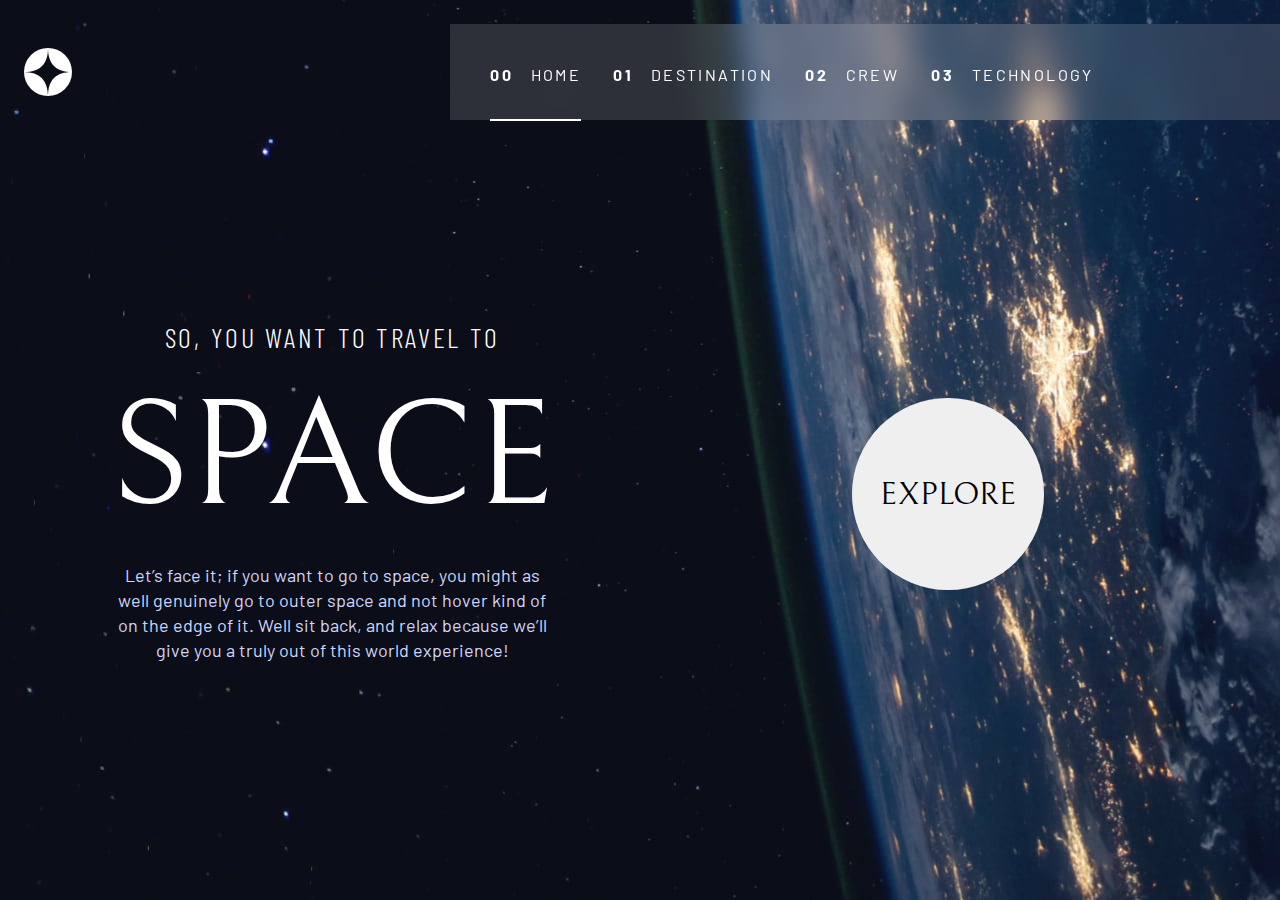
<file: index.html>
<!DOCTYPE html>
<html lang="en">
<head>
  <meta charset="UTF-8">
  <meta name="viewport" content="width=device-width, initial-scale=1.0">
  <link rel="icon" type="image/png" sizes="32x32" href=".\assets\rocket_launch_FILL0_wght400_GRAD0_opsz48.ico">

  <title>Home</title>
  <link rel="stylesheet" href="styleSheetMP.css">
  <link rel="preconnect" href="https://fonts.googleapis.com">
<link rel="preconnect" href="https://fonts.gstatic.com" crossorigin>
<link href="https://fonts.googleapis.com/css2?family=Barlow&family=Barlow+Condensed&family=Bellefair&display=swap" rel="stylesheet"> 
</head>
<body id="Home">
  <nav class="hiddenNav" id="apperednav">
  </nav>

  <header>
  </header>
<section>

  <div>
    <h5>SO, YOU WANT TO TRAVEL TO</h5>
    <h1>SPACE</h1>
    <p>Let’s face it; if you want to go to space, you might as well genuinely go to outer space and not hover kind of on the edge of it. Well sit back, and relax because we’ll give you a truly out of this world experience!</p>
  </div>  

  <button class="explore"><a href="Planets.html"> EXPLORE</a></button>

</section>






  <script src="javascript.js"></script>

</body>
</html>
</file>
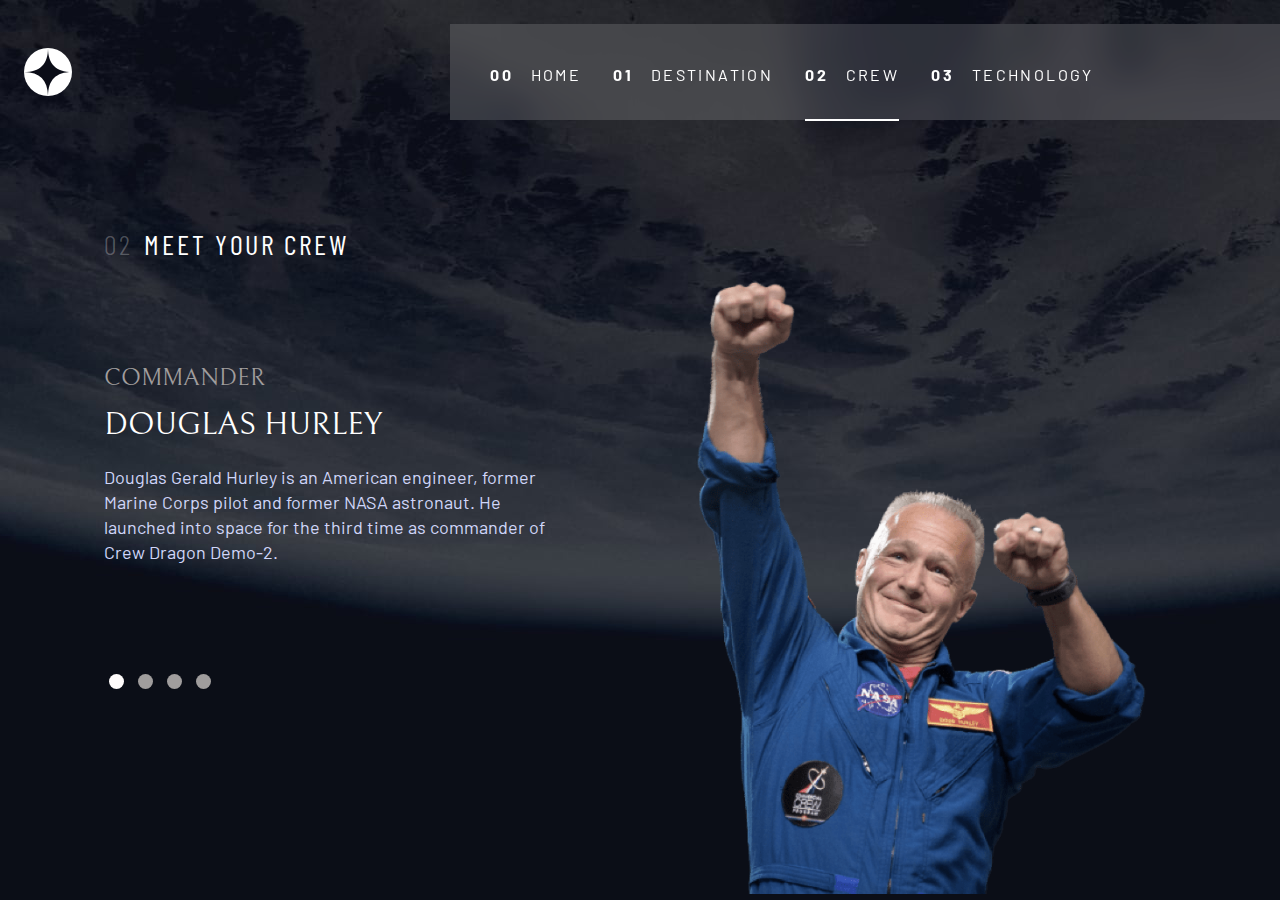
<file: crew.html>
<!DOCTYPE html>
<html lang="en">
<head>
  <meta charset="UTF-8">
  <meta name="viewport" content="width=device-width, initial-scale=1.0">
  <link rel="stylesheet" href="crewStyle.css">
  <link rel="preconnect" href="https://fonts.googleapis.com">
  <link rel="preconnect" href="https://fonts.gstatic.com" crossorigin>
  <link href="https://fonts.googleapis.com/css2?family=Barlow&family=Barlow+Condensed&family=Bellefair&display=swap" rel="stylesheet"> 
  <link rel="icon" type="image/png" sizes="32x32" href=".\assets\rocket_launch_FILL0_wght400_GRAD0_opsz48.ico">
  
  <title>Crew</title>
</head>
<body>
  <nav class="hiddenNav">
  </nav>
  
  <header></header>

<section>


  
    <h5><span>02</span>MEET YOUR CREW</h5>
    <div class="crewImage">
      <img class="crewImage crewPic" src="./assets/crew/image-douglas-hurley.png" alt="">
    </div>
    <div class="circles ">
      <div id="activeCircle" ></div>
      <div></div>
      <div></div>
      <div></div>
    </div>
  
  
  <div>
    <h3 class="crewRole">COMMANDER</h3>
    <h2 class="crewName">DOUGLAS HURLEY</h2>
    <p class="crewBio">
      Douglas Gerald Hurley is an American engineer,
      former Marine Corps pilot and former NASA astronaut.
      He launched into space for the third time as commander of Crew Dragon Demo-2.
    </p>
  </div>

</section>


  <script src="javascript.js"></script>

</body>
</html>
</file>
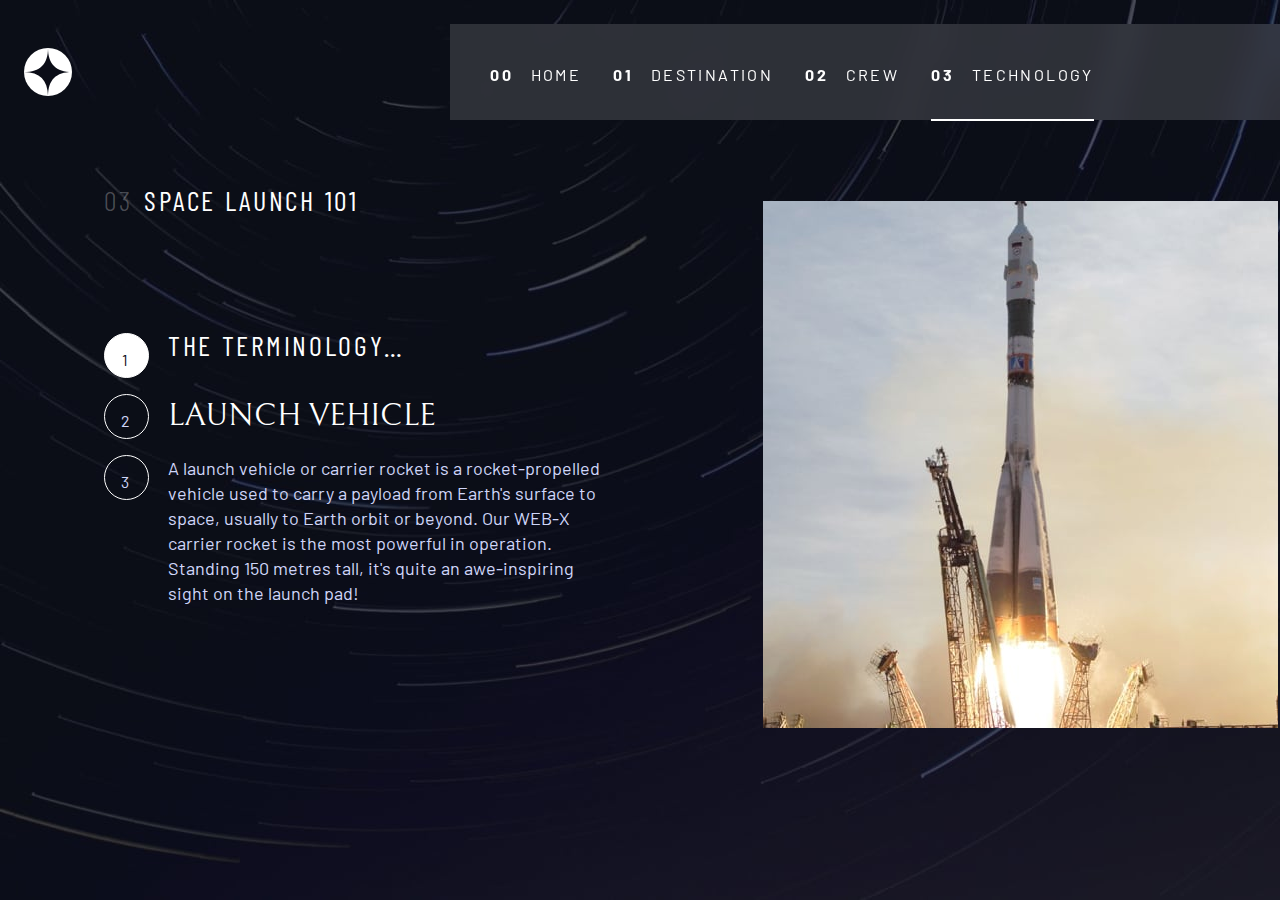
<file: technology.html>
<!DOCTYPE html>
<html lang="en">
<head>
    <meta charset="UTF-8">
    <meta http-equiv="X-UA-Compatible" content="IE=edge">
    <meta name="viewport" content="width=device-width, initial-scale=1.0">
    <title>Technology</title>
    <link rel="stylesheet" href="technology.css">
  <link rel="icon" type="image/png" sizes="32x32" href=".\assets\rocket_launch_FILL0_wght400_GRAD0_opsz48.ico">

  <link rel="preconnect" href="https://fonts.googleapis.com">
<link rel="preconnect" href="https://fonts.gstatic.com" crossorigin>
<link href="https://fonts.googleapis.com/css2?family=Barlow&family=Barlow+Condensed&family=Bellefair&display=swap" rel="stylesheet"> 

</head>
<body>
    <nav class="hiddenNav">
    </nav>

    <header>
    </header>

    <section>
        <h5><span >03</span>SPACE LAUNCH 101</h5>
        <img class="technologyImge" src="" alt="">
    
        
        <ul class="technologyCount">
            <li class="activeCount">1</li>
            <li>2</li>
            <li>3</li>
        </ul>
    
    
        <div class="Bio">
            <h5>THE TERMINOLOGY…</h5>
            <h2 class="technologyName">LAUNCH VEHICLE</h2>
            <p class="technologyBio">
                A launch vehicle or carrier rocket is a rocket-propelled vehicle used 
                to carry a payload from Earth's surface to space,
                usually to Earth orbit or beyond. Our WEB-X carrier rocket is
                the most powerful in operation. Standing 150 metres tall,
                it's quite an awe-inspiring sight on the launch pad!
            </p>
        </div>
    </section>
    


    <script src="javascript.js"></script>

</body>
</html>
</file>
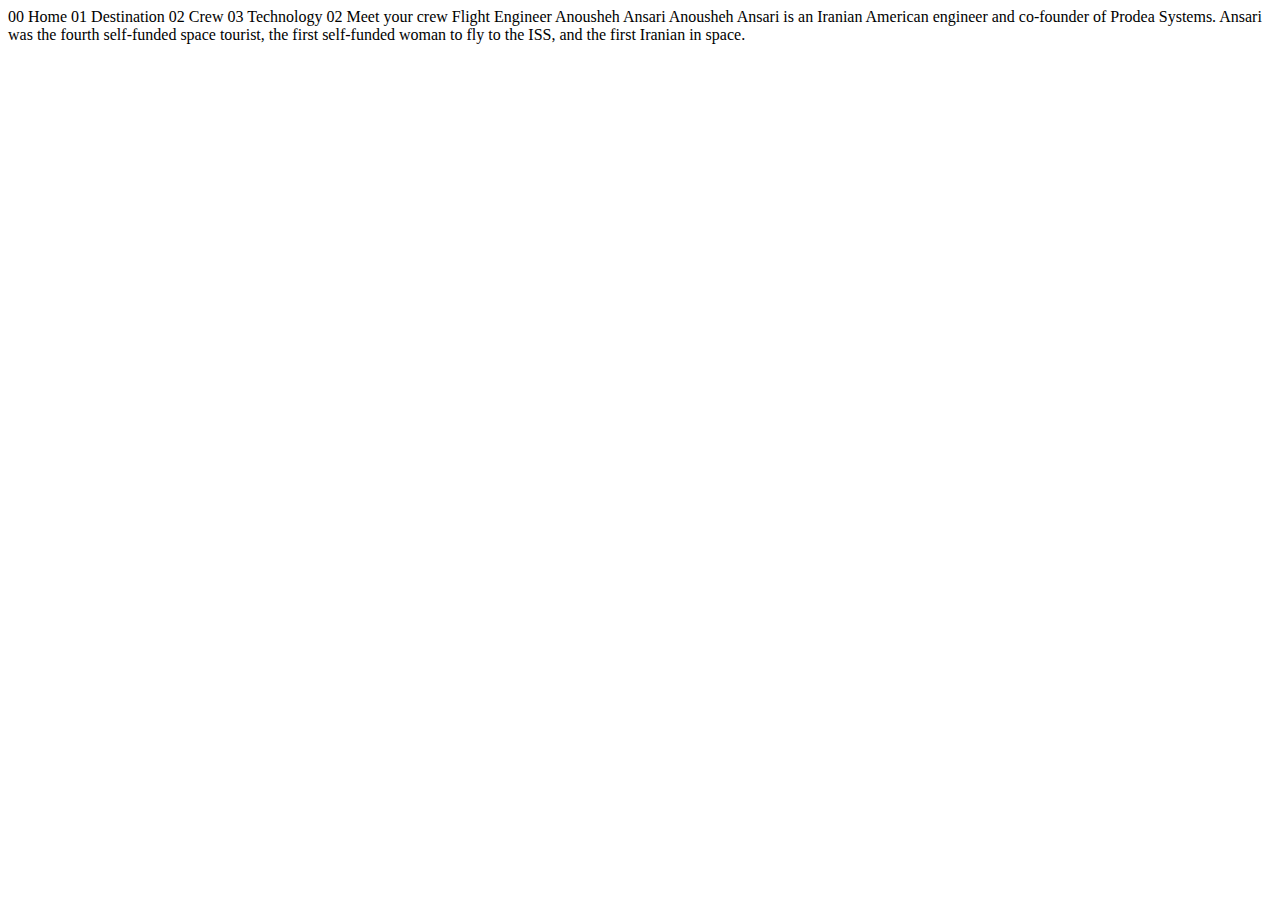
<file: New folder/crew-engineer.html>
<!DOCTYPE html>
<html lang="en">
<head>
  <meta charset="UTF-8">
  <meta name="viewport" content="width=device-width, initial-scale=1.0">

  <link rel="icon" type="image/png" sizes="32x32" href="./assets/favicon-32x32.png">
  
  <title>Frontend Mentor | Space tourism website</title>
</head>
<body>

  00 Home
  01 Destination
  02 Crew
  03 Technology

  02 Meet your crew

  Flight Engineer
  Anousheh Ansari

  Anousheh Ansari is an Iranian American engineer and co-founder of Prodea Systems. 
  Ansari was the fourth self-funded space tourist, the first self-funded woman to 
  fly to the ISS, and the first Iranian in space. 
</body>
</html>
</file>
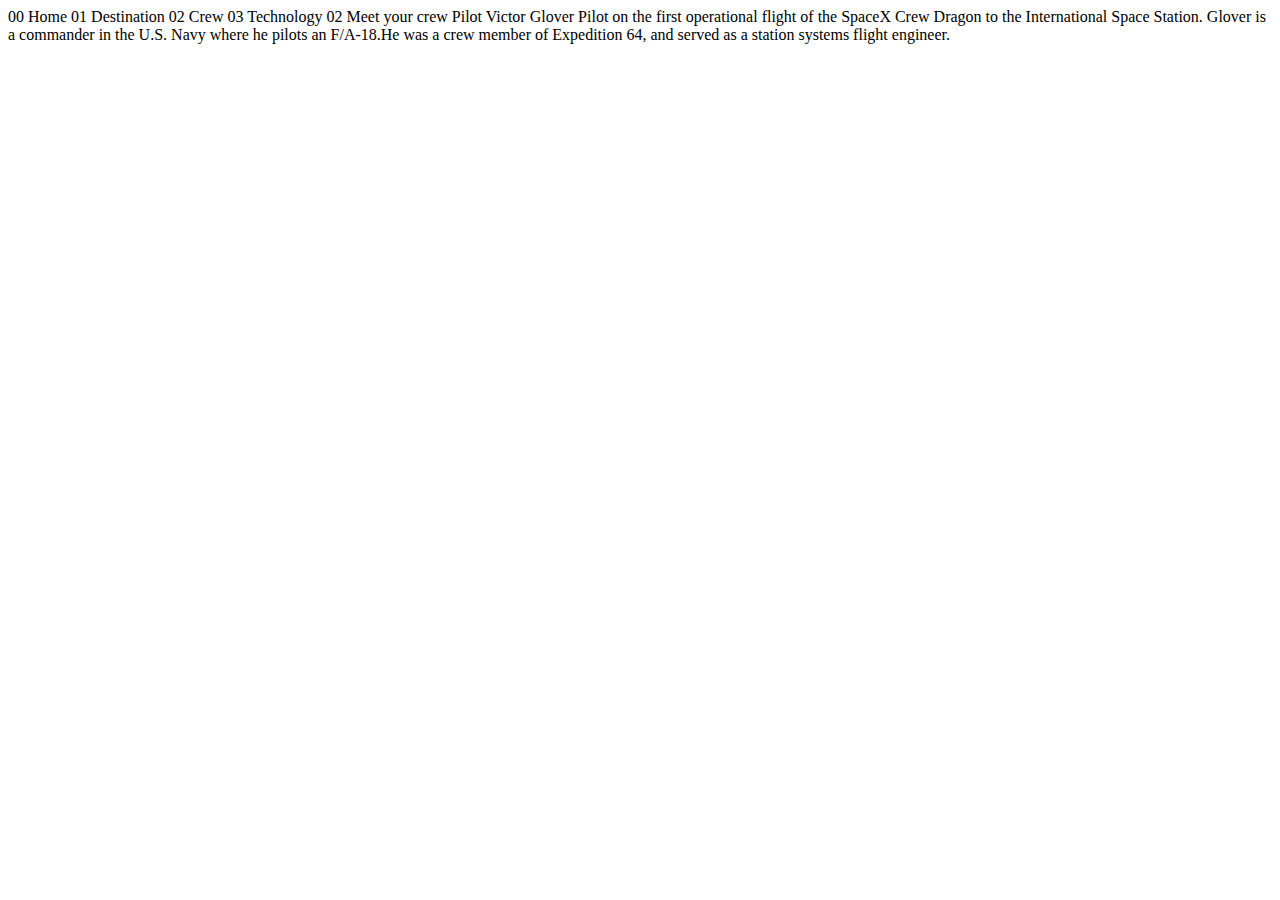
<file: New folder/crew-pilot.html>
<!DOCTYPE html>
<html lang="en">
<head>
  <meta charset="UTF-8">
  <meta name="viewport" content="width=device-width, initial-scale=1.0">

  <link rel="icon" type="image/png" sizes="32x32" href="./assets/favicon-32x32.png">
  
  <title>Frontend Mentor | Space tourism website</title>
</head>
<body>

  00 Home
  01 Destination
  02 Crew
  03 Technology

  02 Meet your crew

  Pilot
  Victor Glover

  Pilot on the first operational flight of the SpaceX Crew Dragon to the 
  International Space Station. Glover is a commander in the U.S. Navy where 
  he pilots an F/A-18.He was a crew member of Expedition 64, and served as a 
  station systems flight engineer. 
</body>
</html>
</file>
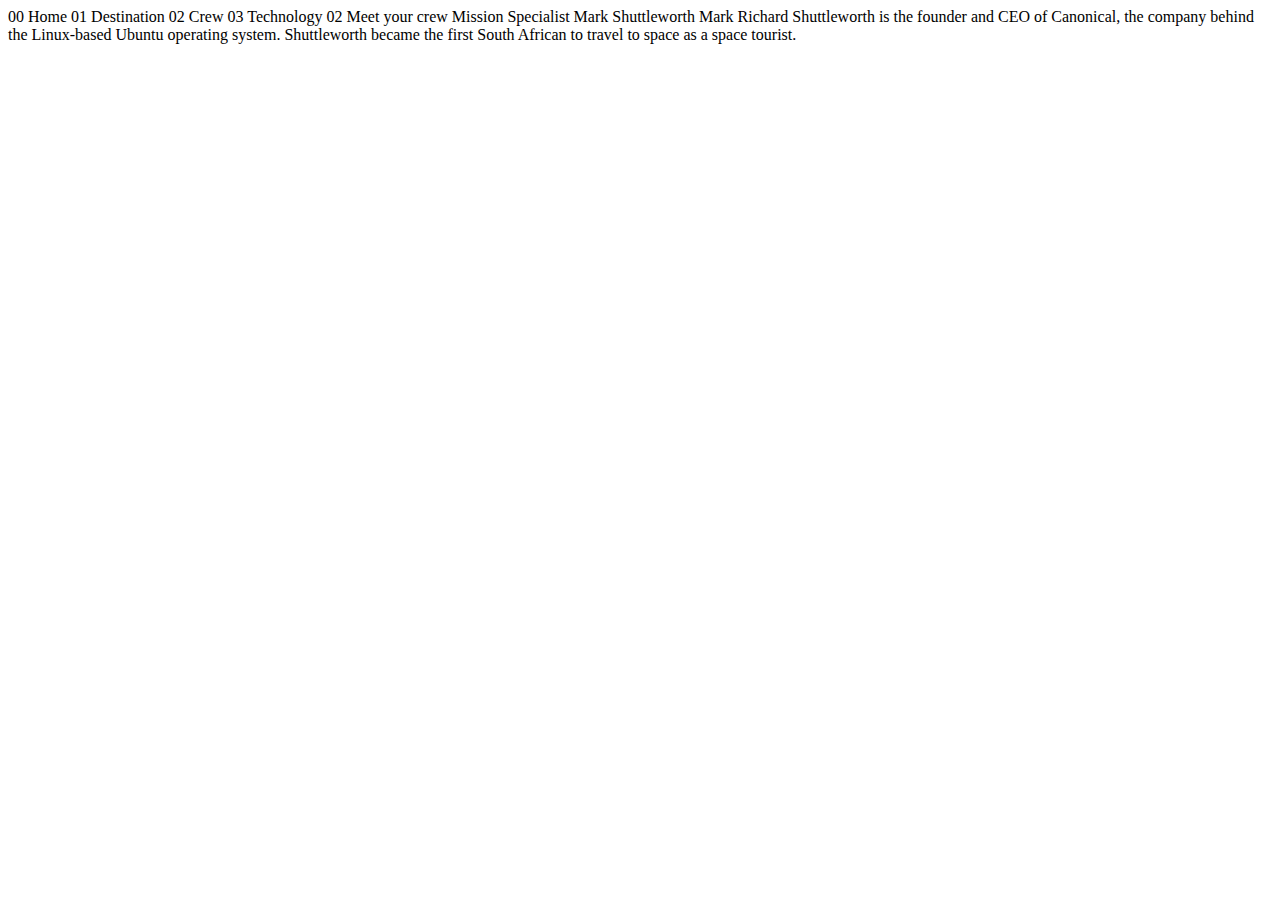
<file: New folder/crew-specialist.html>
<!DOCTYPE html>
<html lang="en">
<head>
  <meta charset="UTF-8">
  <meta name="viewport" content="width=device-width, initial-scale=1.0">

  <link rel="icon" type="image/png" sizes="32x32" href="./assets/favicon-32x32.png">
  
  <title>Frontend Mentor | Space tourism website</title>
</head>
<body>

  00 Home
  01 Destination
  02 Crew
  03 Technology

  02 Meet your crew

  Mission Specialist
  Mark Shuttleworth

  Mark Richard Shuttleworth is the founder and CEO of Canonical, the company behind 
  the Linux-based Ubuntu operating system. Shuttleworth became the first South 
  African to travel to space as a space tourist.
</body>
</html>
</file>
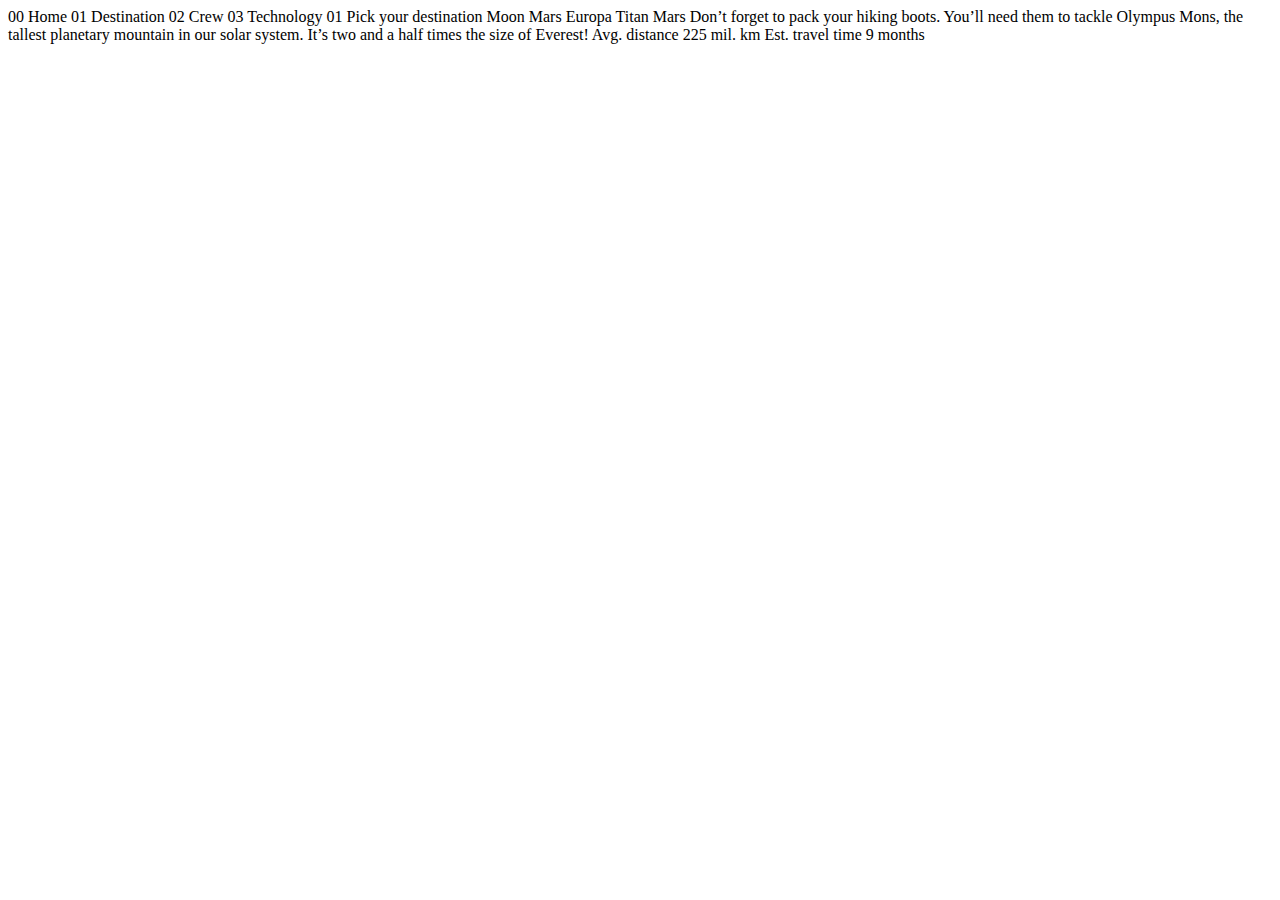
<file: New folder/destination-mars.html>
<!DOCTYPE html>
<html lang="en">
<head>
  <meta charset="UTF-8">
  <meta name="viewport" content="width=device-width, initial-scale=1.0">

  <link rel="icon" type="image/png" sizes="32x32" href="./assets/favicon-32x32.png">
  
  <title>Frontend Mentor | Space tourism website</title>
</head>
<body>

  00 Home
  01 Destination
  02 Crew
  03 Technology

  01 Pick your destination

  Moon
  Mars
  Europa
  Titan

  Mars

  Don’t forget to pack your hiking boots. You’ll need them to tackle Olympus Mons, 
  the tallest planetary mountain in our solar system. It’s two and a half times 
  the size of Everest!

  Avg. distance
  225 mil. km

  Est. travel time
  9 months
</body>
</html>
</file>
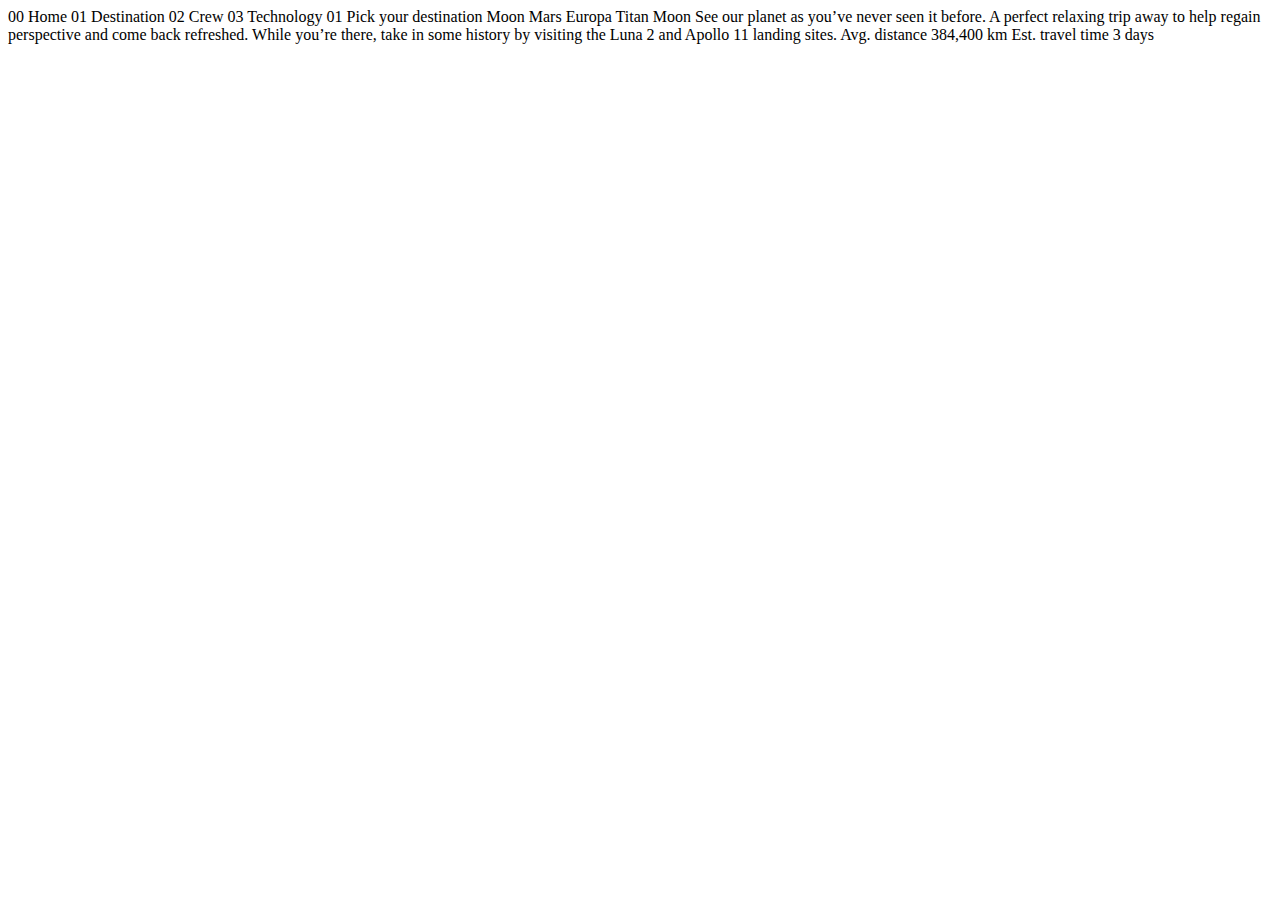
<file: New folder/destination-moon.html>
<!DOCTYPE html>
<html lang="en">
<head>
  <meta charset="UTF-8">
  <meta name="viewport" content="width=device-width, initial-scale=1.0">

  <link rel="icon" type="image/png" sizes="32x32" href="./assets/favicon-32x32.png">
  
  <title>Frontend Mentor | Space tourism website</title>
</head>
<body>

  00 Home
  01 Destination
  02 Crew
  03 Technology

  01 Pick your destination

  Moon
  Mars
  Europa
  Titan

  Moon

  See our planet as you’ve never seen it before. A perfect relaxing trip away to help 
  regain perspective and come back refreshed. While you’re there, take in some history 
  by visiting the Luna 2 and Apollo 11 landing sites.

  Avg. distance
  384,400 km

  Est. travel time
  3 days
</body>
</html>
</file>
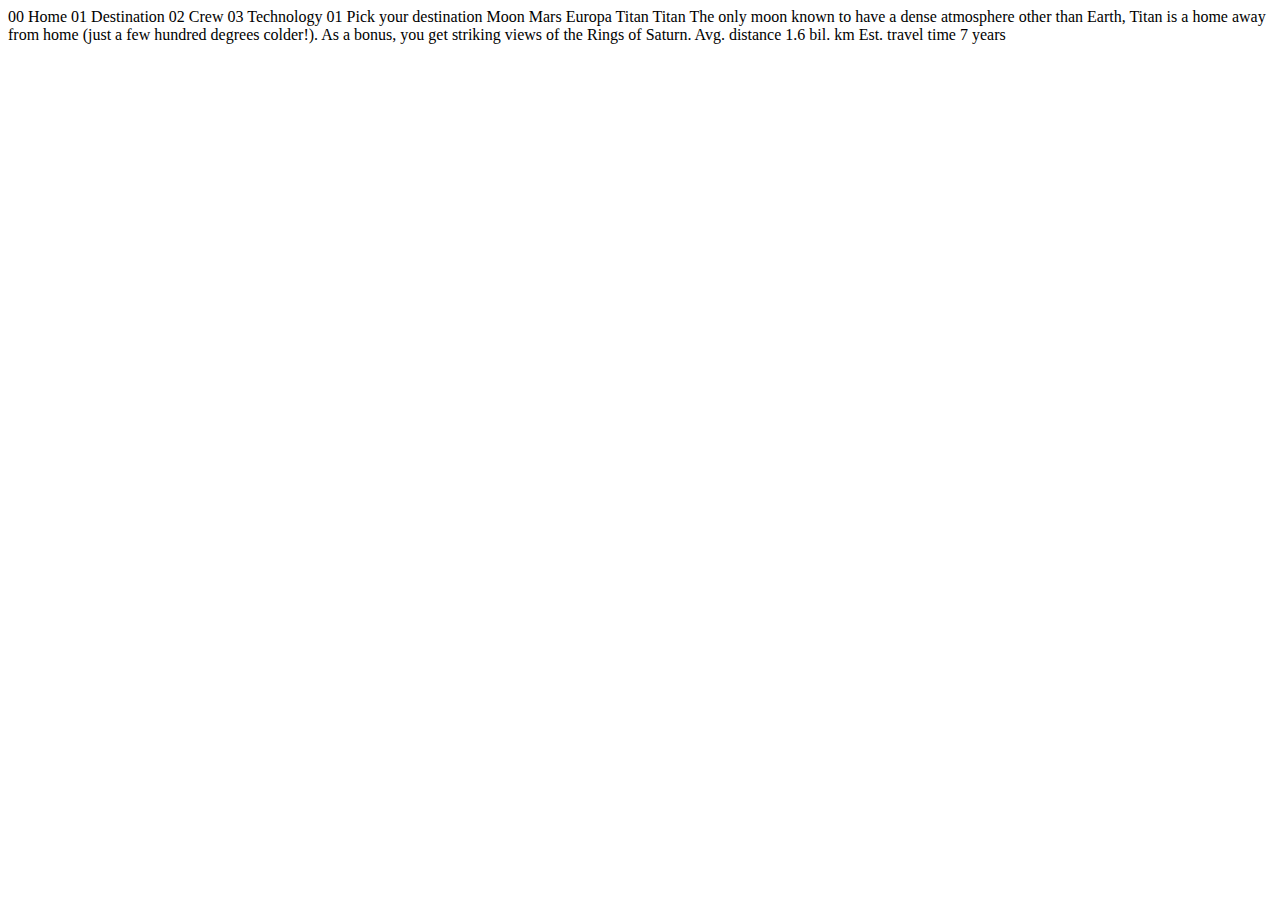
<file: New folder/destination-titan.html>
<!DOCTYPE html>
<html lang="en">
<head>
  <meta charset="UTF-8">
  <meta name="viewport" content="width=device-width, initial-scale=1.0">

  <link rel="icon" type="image/png" sizes="32x32" href="./assets/favicon-32x32.png">
  
  <title>Frontend Mentor | Space tourism website</title>
</head>
<body>

  00 Home
  01 Destination
  02 Crew
  03 Technology

  01 Pick your destination

  Moon
  Mars
  Europa
  Titan

  Titan

  The only moon known to have a dense atmosphere other than Earth, Titan 
  is a home away from home (just a few hundred degrees colder!). As a 
  bonus, you get striking views of the Rings of Saturn.

  Avg. distance
  1.6 bil. km

  Est. travel time
  7 years
</body>
</html>
</file>
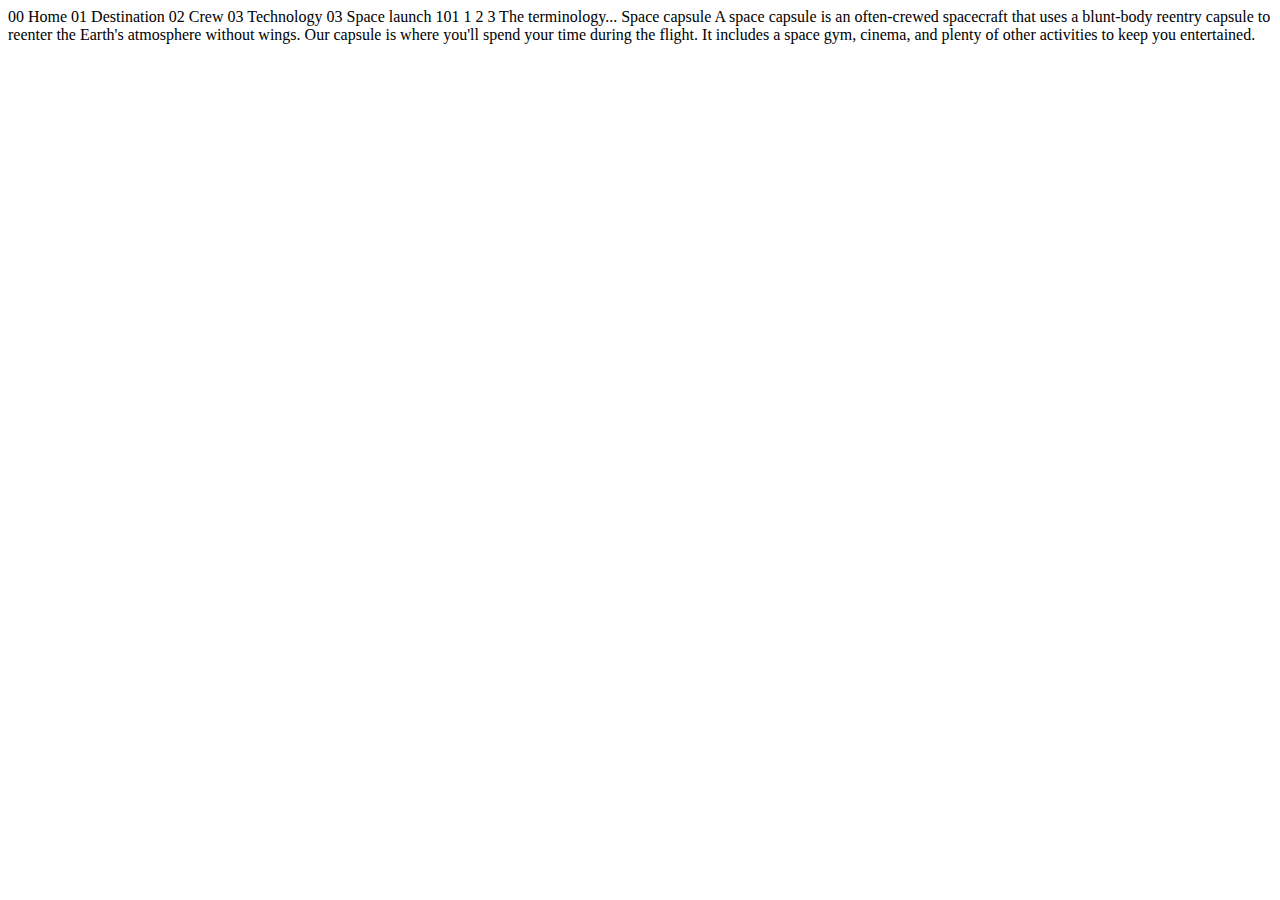
<file: New folder/technology-capsule.html>
<!DOCTYPE html>
<html lang="en">
<head>
  <meta charset="UTF-8">
  <meta name="viewport" content="width=device-width, initial-scale=1.0">

  <link rel="icon" type="image/png" sizes="32x32" href="./assets/favicon-32x32.png">
  
  <title>Frontend Mentor | Space tourism website</title>
</head>
<body>

  00 Home
  01 Destination
  02 Crew
  03 Technology

  03 Space launch 101

  1
  2
  3

  The terminology...
  Space capsule

  A space capsule is an often-crewed spacecraft that uses a blunt-body reentry 
  capsule to reenter the Earth's atmosphere without wings. Our capsule is where 
  you'll spend your time during the flight. It includes a space gym, cinema, 
  and plenty of other activities to keep you entertained.
</body>
</html>
</file>
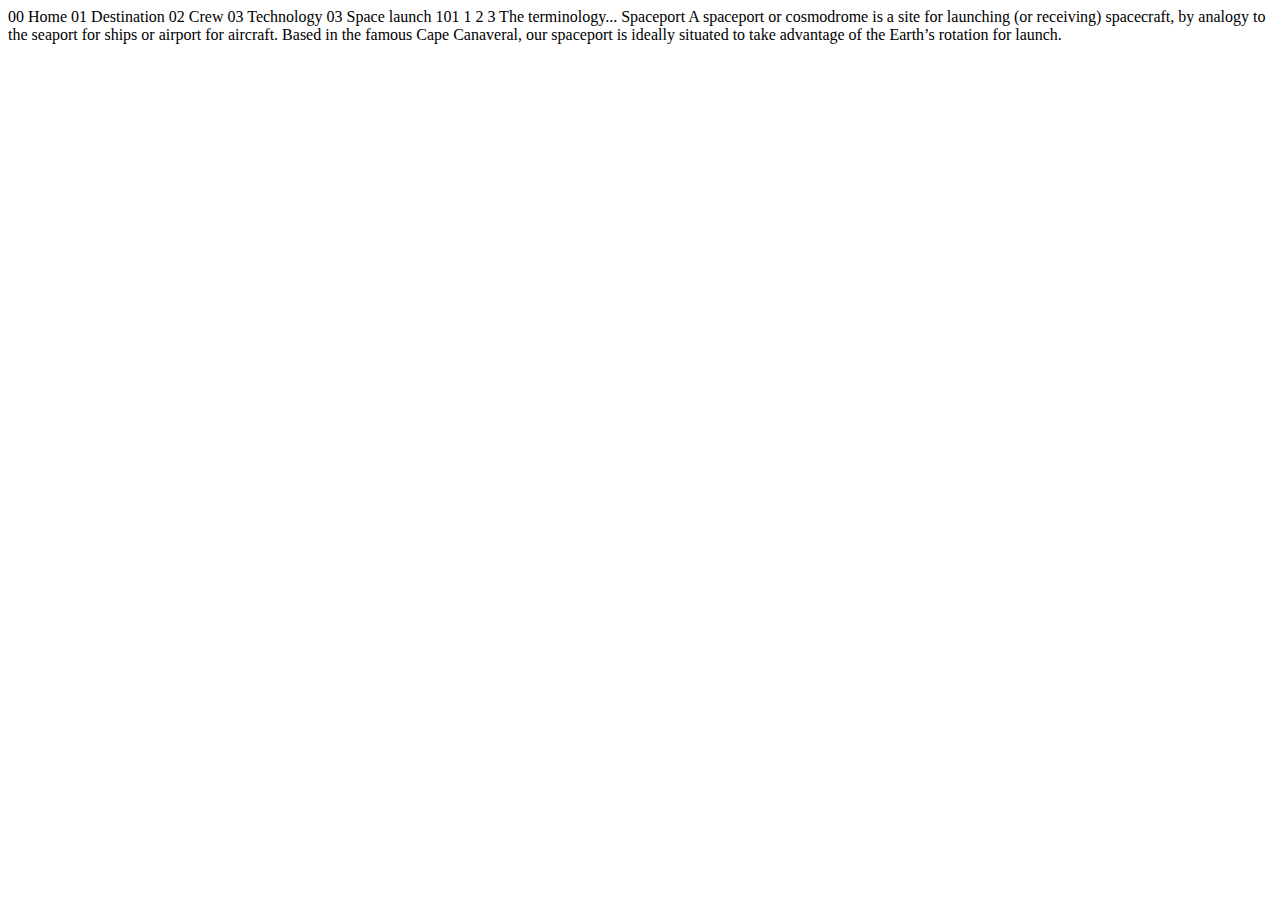
<file: New folder/technology-spaceport.html>
<!DOCTYPE html>
<html lang="en">
<head>
  <meta charset="UTF-8">
  <meta name="viewport" content="width=device-width, initial-scale=1.0">

  <link rel="icon" type="image/png" sizes="32x32" href="./assets/favicon-32x32.png">
  
  <title>Frontend Mentor | Space tourism website</title>
</head>
<body>

  00 Home
  01 Destination
  02 Crew
  03 Technology

  03 Space launch 101

  1
  2
  3

  The terminology...
  Spaceport

  A spaceport or cosmodrome is a site for launching (or receiving) spacecraft, 
  by analogy to the seaport for ships or airport for aircraft. Based in the 
  famous Cape Canaveral, our spaceport is ideally situated to take advantage 
  of the Earth’s rotation for launch.
</body>
</html>
</file>
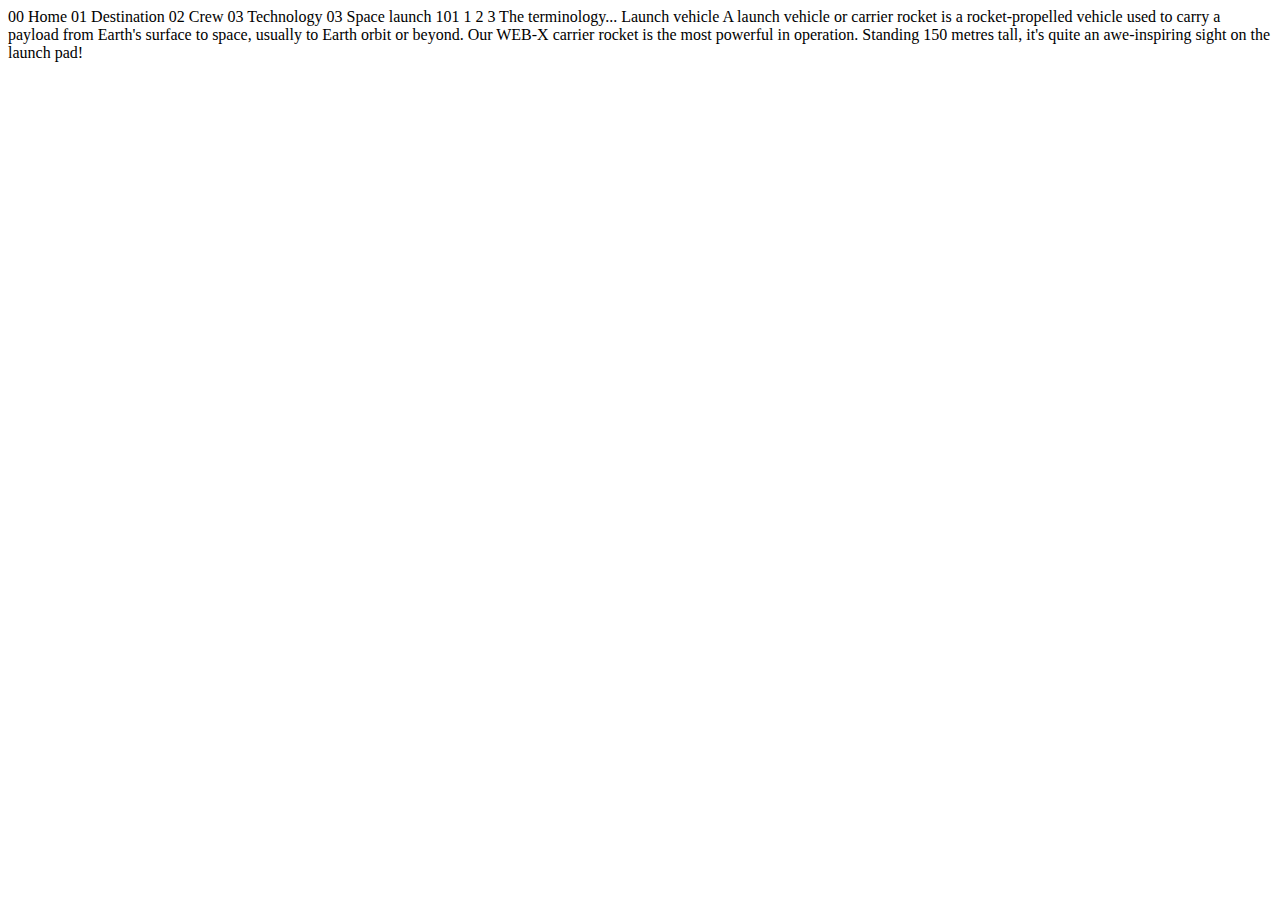
<file: New folder/technology-vehicle.html>
<!DOCTYPE html>
<html lang="en">
<head>
  <meta charset="UTF-8">
  <meta name="viewport" content="width=device-width, initial-scale=1.0">

  <link rel="icon" type="image/png" sizes="32x32" href="./assets/favicon-32x32.png">
  
  <title>Frontend Mentor | Space tourism website</title>
</head>
<body>

  00 Home
  01 Destination
  02 Crew
  03 Technology

  03 Space launch 101

  1
  2
  3

  The terminology...
  Launch vehicle

  A launch vehicle or carrier rocket is a rocket-propelled vehicle used to carry a 
  payload from Earth's surface to space, usually to Earth orbit or beyond. Our 
  WEB-X carrier rocket is the most powerful in operation. Standing 150 metres tall, 
  it's quite an awe-inspiring sight on the launch pad!
</body>
</html>
</file>
<file: styleSheetMP.css>
*,*::after,*::before{
    box-sizing: border-box;
    text-align: center;
    /* text-align: center; */
}

body{
    background-image: url(assets/home/background-home-mobile.jpg);
    background-position: top center;
    background-repeat: no-repeat;
    background-color: rgb(11,14,23)!important;
    padding: 1rem;
    
}

p{
    font-family: 'Barlow', sans-serif;
    font-size:clamp(14px,20vw,18px);
    line-height: 25px;
    color: #D0D6F9;
    margin:18px auto ;
    max-width:444px ;
}
h1,h5{
    color: #ffffff;
    font-family: 'Bellefair', serif;
    font-weight: 400;
    
    
}
h5,h5 span{
    font-family: 'Barlow Condensed', sans-serif;
    font-size: clamp(16px,6vw,28px);
    font-weight: 300;
    letter-spacing: 2.7px;
    margin-top: 0px;
}
a,a:visited{
    text-decoration: none;
    color:black;
    font-family: 'Bellefair', serif;
    font-weight: 400;
}
h1{
    font-size:clamp(45px,20vw,150px);
    line-height: .5rem;
}
header{
    display: flex;
    justify-content: space-between;
    align-items: center;
    margin-bottom: 25px;
}

.explore{
    width: 10rem;
    height:10rem;
    width: clamp(11rem,15vw,300px);
    height:clamp(11rem,15vw,300px);
    border-radius: 100%;
    font-size: clamp(20px,3vw,32px);
    margin-top:50px ;
    border-style:none;
    position: relative;
}
.explore::before{
    display:none;
    position: absolute;
    content: "";
    /* display: block; */
    width: 350px;
    height: 350px;
    top: 50%;
    left:50%;
    z-index: -4;
    opacity: .2;
    margin-top: -175px;
    margin-left: -175px;
    background-color: hsl(0, 0%, 100%);
    border-radius: 50%;
    animation: explore  ease-out ;
    /* animation-delay: 2s; */
    animation-duration: 1s;
}
.explore:hover::before{
    display: block;
}
@keyframes explore {
    from{transform: scale(.5);}
    to{transform{scale(1)};}
}

ul{
    list-style: none;
    justify-content:center;
    color: #D0D6F9;
    display: flex;
    gap:1rem;
    padding: 0px;
    font-family: 'Barlow', sans-serif;
    font-size: clamp(12px,.8rem,16px);
    font-weight: 400;
    line-height: 17px;
    letter-spacing: 2.362499952316284px;
    } 
span{
    font-size: 16px;
    font-weight: 700;
    line-height: 19px;
    letter-spacing: 2.700000047683716px;
    color: #ffffff44;
    padding-right:.75rem ;
    }
.hiddenNav{
    position: absolute;
    height: 100%;
    width: 70%;
    background: rgba(255, 255, 255, 0.04);
    backdrop-filter: blur(15px);
    top: 0px;
    right: 0px;
    /* display: block ; */
}
.hiddenNav img{
    padding: 2rem;
    padding-bottom:3rem ;
    position: relative;
    right: -88px;

}
.hiddenNav ul{
    flex-direction: column;
    align-items: flex-start;
    padding-left: 2.5rem;
    gap: 2rem;
    color: #ffffff !important;

}
.hiddenNav a{
    color:unset;
    font-family: unset;
}
.hiddenNav span{
    color:#ffffff;
}
.navActive::after{
    content: "";
    display: inline-block;
    position: absolute ;
    width: 4px;
    right:0.5px ;
    height: 25px;
    background: #FFFFFF;

}
.navActive:hover{
    border: none;
    padding: 0px;
}

                                /* tablet preveiw */

@media screen and (min-width: 375px) {
    body {
        background-image:url(./assets/home/background-home-tablet.jpg);
    }
    
   
    div>*{
        text-align:center !important;
    
    }

    
  


}


@media screen and (min-width:770px) {
    .hiddenNav img{
        display: none;
    }
    .hiddenNav span{
        display: none;
    }
    header img:nth-child(2){
        display: none;
    }
    .hiddenNav {
        background: rgba(255, 255, 255, 0.14);
        backdrop-filter: blur(-168.5485px);
        max-width:830px ;
        height: 96px;
        display: block;
    }
    .hiddenNav ul{
        flex-direction: row;
        position: absolute;
        transform: translateY(-20px);
        top:50%;
        height: 100%;
        
    }
    .hiddenNav li{
        font-size: clamp(12px ,1rem,16px);
    }
    
    .navActive{
        position: relative;
    }
    .navActive::after {
        content: "";
        display: inline-block;
        position: absolute;
        width: 100%;
        bottom: -37px;
        left: 0px;
        height: 1.5px;
        background: #FFFFFF;
    }
    h5{
        margin-top: 4rem;
    }
    
}

                                /* Desktop preveiw */


@media screen and (min-width:770px) {

    body {
        background-image:url(./assets/home/background-home-desktop.jpg);
    }
}


@media screen and (min-width: 1105px) {
    section{
        display: grid;
        grid-template-columns: 1fr 1fr;
        justify-items: center;
        align-items: center;
        margin-top: 10rem ;
    }
    div>*{
        text-align: left;

    }
    header,.hiddenNav{
        margin-top: 1.5rem;
    }
    .hiddenNav a span{
        display: inline-block;
        /* flex-direction: column; */
    }
}
</file>
<file: crewStyle.css>
@import "styleSheetMP.css";
@import "stylesheetP.css";

body{
    background-image: url(./assets/crew/background-crew-mobile.jpg);
}




.crewImage{
    height: 277px;
    
    display: flex;
    justify-content: center;
    position: relative;
    z-index: -1;
}
.crewImage::after{
    content: "";
    display: block;
    position: absolute;
    bottom:-1px;
    /* transform: translateX(100%);
    left: -260px; */
    background: #686767;
    width: 100%;
    height: 1px;
}
h3{
    font-family: 'Bellefair', serif;
    font-size: clamp(16px,1.5rem,32px);
    font-weight: 400;
    line-height: 18px;
    letter-spacing: 0px;
    text-align: center;
    color: #a09d9d;
    
    
}
h2{
    font-family: 'Bellefair', serif;
    font-size: clamp(24px,2rem,56px);
    font-weight: 400;
    line-height: 28px;
    letter-spacing: 0px;
    text-align: center;
    color: #FFFFFF;
    margin-top: 0px;
}

.circles>div{
    width: clamp(10px,1.5rem,15px);
    border-radius: 100%;
    display: inline-block;
    background-color:#a09d9d ;
    height: clamp(10px,1.5rem,15px);
    margin: 22px 5px;
}
#activeCircle{
    background-color:#fffcfc ;
    
}

                                /* tablet preveiw */


@media screen and (min-width: 375px) {
    body {
        background-image:url(./assets/crew/background-crew-tablet.jpg);
    }
    
    .crewImage{
        grid-row: 4;
        height:325px ;
        bottom: -25px;
    }
    .crewImage::after{
        display: none;
    }
    .circles{
        grid-row: 3;
    }
  }


                                        /* Desktop preview */

                                        
@media screen and (min-width: 770px) {
    body{
        background-image:url(./assets/crew/background-crew-desktop.jpg)   
    }
    .crewImage{
        grid-row:1/ 5 span;
        grid-column: 2;
        align-self:flex-end ;
        bottom: -55px;
        max-width: 450px;
        height: inherit;

    }
    section{
        margin-left: 5rem;
        
        /* gap: 50rem; */
    }

    div>* ,h5{
        text-align: left !important;
        justify-self: left;
    }
    div{
        justify-self: left;
    }
    h5{
        grid-column-start: 1;
        /* grid-column-end: 3 span; */
    }
  }
</file>
<file: technology.css>
@import "styleSheetMP.css";
@import url(./crewStyle.css);
body{
    background-image: url(./assets/technology/background-technology-mobile.jpg);
}
body:not(.technologyImge){
    padding: 1rem;
}

@media screen and (max-width: 1000px) {
    body {
      background-image:url(./assets/technology/background-technology-tablet.jpg);
    }
    .Bio h5{
        text-align: center;

    }
    section{
        display: block;
        margin-left: 0px;
    }
  }

.technologyImge{
    display: block;
    position: relative;
    width: calc(100% + 3rem) ;
    margin: 0px -1.4rem;
    z-index: -1;
    
    
}
.technologyCount li{
    border: #ffffffff 1px solid;
    border-radius: 100%;
    height:clamp(16px,5vh,60px);
    width: clamp(16px,5vh,60px);
    text-align: center;
    font-size: 1rem;
    line-height: 3.2rem;
    
}
.technologyCount{
    padding-top: 1rem;
}
.activeCount{
    background-color: #ffffff;
    color: #0B0D17;
}

.Bio{
    margin-top: 2rem;
}

@media screen and (min-width:1000px) {
    body{
        background-image: url(./assets/technology/background-technology-desktop.jpg);
    }
    h5{
        grid-row: 1;
        grid-column: 1/ 3 span;
    }
    section{
        display: grid;
        grid-template-columns: repeat(3,1fr);
    }
    
    .technologyImge{
        grid-column: 3 ;
        grid-row: 1 /3 span;
        display: block;
        max-height: 40rem;
        width: inherit;
    }
    .technologyCount{
        grid-column: 1 ;
        grid-row: 2;
        /* display: flex; */
        flex-direction: column;
        justify-self: start;
        align-self: flex-start;
    }
    .Bio{
        grid-column: 1 / 3;
        align-self: flex-start;

        grid-row: 2;
        margin-left: 4rem;
        display: inline-block;
    }
    h5{
        margin-top: 0rem;
    }
    .technologyImge{
       
    }
}
</file>
